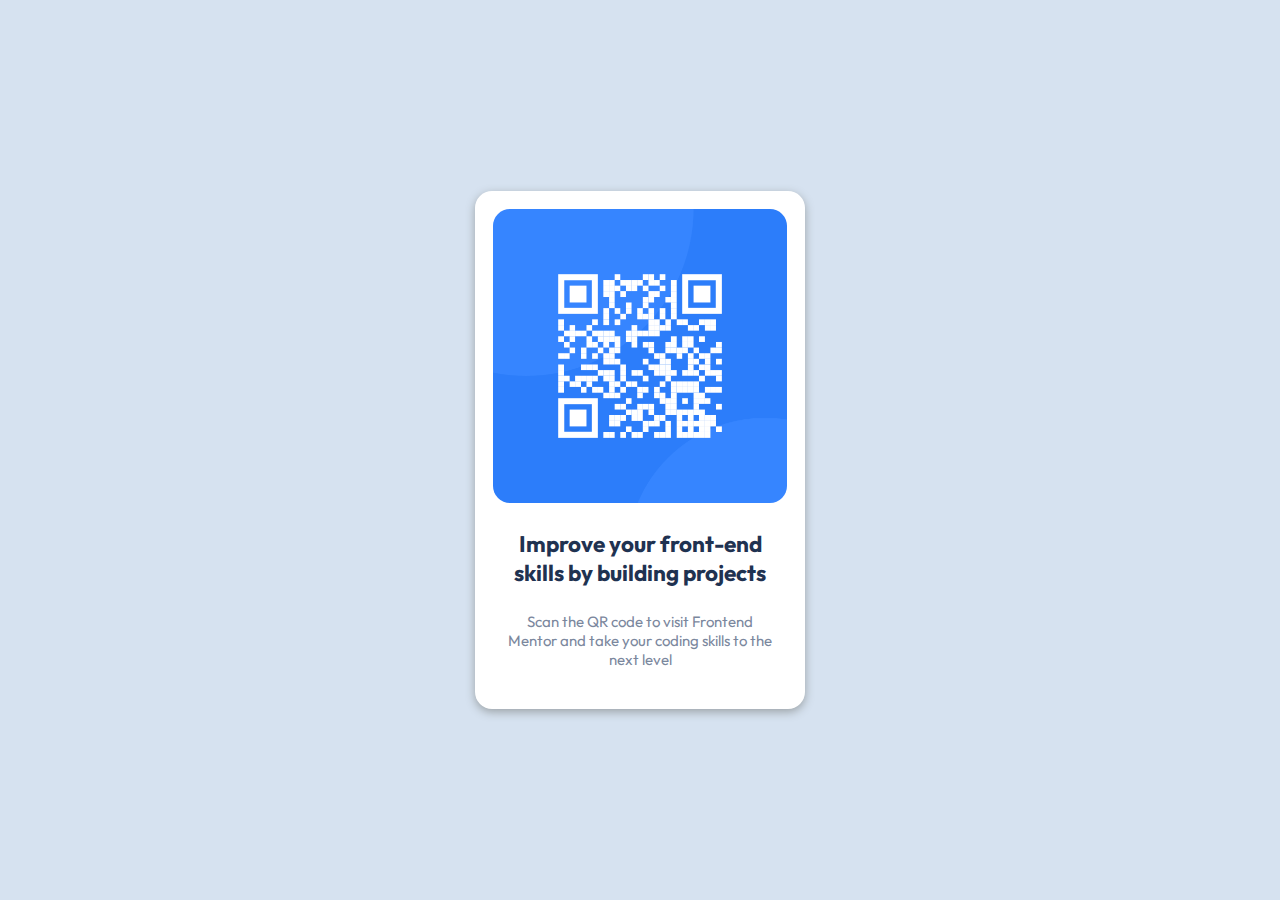
<file: index.html>
<!DOCTYPE html>
<html lang="en">
<head>
  <meta charset="UTF-8">
  <meta name="viewport" content="width=device-width, initial-scale=1.0"> <!-- displays site properly based on user's device -->

  <link rel="icon" type="image/png" sizes="32x32" href="./images/favicon-32x32.png">
  
  <title>Frontend Mentor | QR code component</title>
    <!-- [link:cssでshortcut] -->
   <link rel="stylesheet" href="styles.css">
</head>
<body>

 <div class="container">
   <div class="card"> 
        <img src="images/image-qr-code.png" alt="QRcode">
     <div class="text">
        <h2>Improve your front-end skills by building projects</h2>
        <p>Scan the QR code to visit Frontend Mentor and take your coding skills to the next level</p>
     </div> 
   </div>
 </div>



</body>
</html>
</file>
<file: styles.css>
@import url('https://fonts.googleapis.com/css2?family=Anton&family=Merriweather&family=Montserrat&family=Noto+Sans+JP:wght@400;700&family=Outfit:wght@400;700&family=Sacramento&display=swap');

/* A */
* {
    margin: 0;
    padding: 0;
 }

body {
    font-family: 'Outfit', sans-serif;
    background-color: hsl(212, 45%, 89%);
    min-height: 100vh;
    display: flex;
    align-items: center;
    font-size: 15px;
}

.container {
    /* A */
    max-width: 360px;
    margin: auto;
}

/* A */
.card {
    background-color: hsl(0, 0%, 100%);
    padding: 18px;
    border-radius: 17px;
    text-align: center;
    margin: 0 1em;
    box-shadow: 0px 3px 10px hsl(202, 6%, 63%);
}

/* A */
.card img {
  width: 100%;
  border-radius: 17px;
}

.text {
  padding: 22px 10px;
}

.text h2 {
    color: hsl(218, 44%, 22%);
    padding-bottom: 15px;
}

.text p {
    color: hsl(220, 15%, 55%);
    margin-top: 10px;
}
</file>
